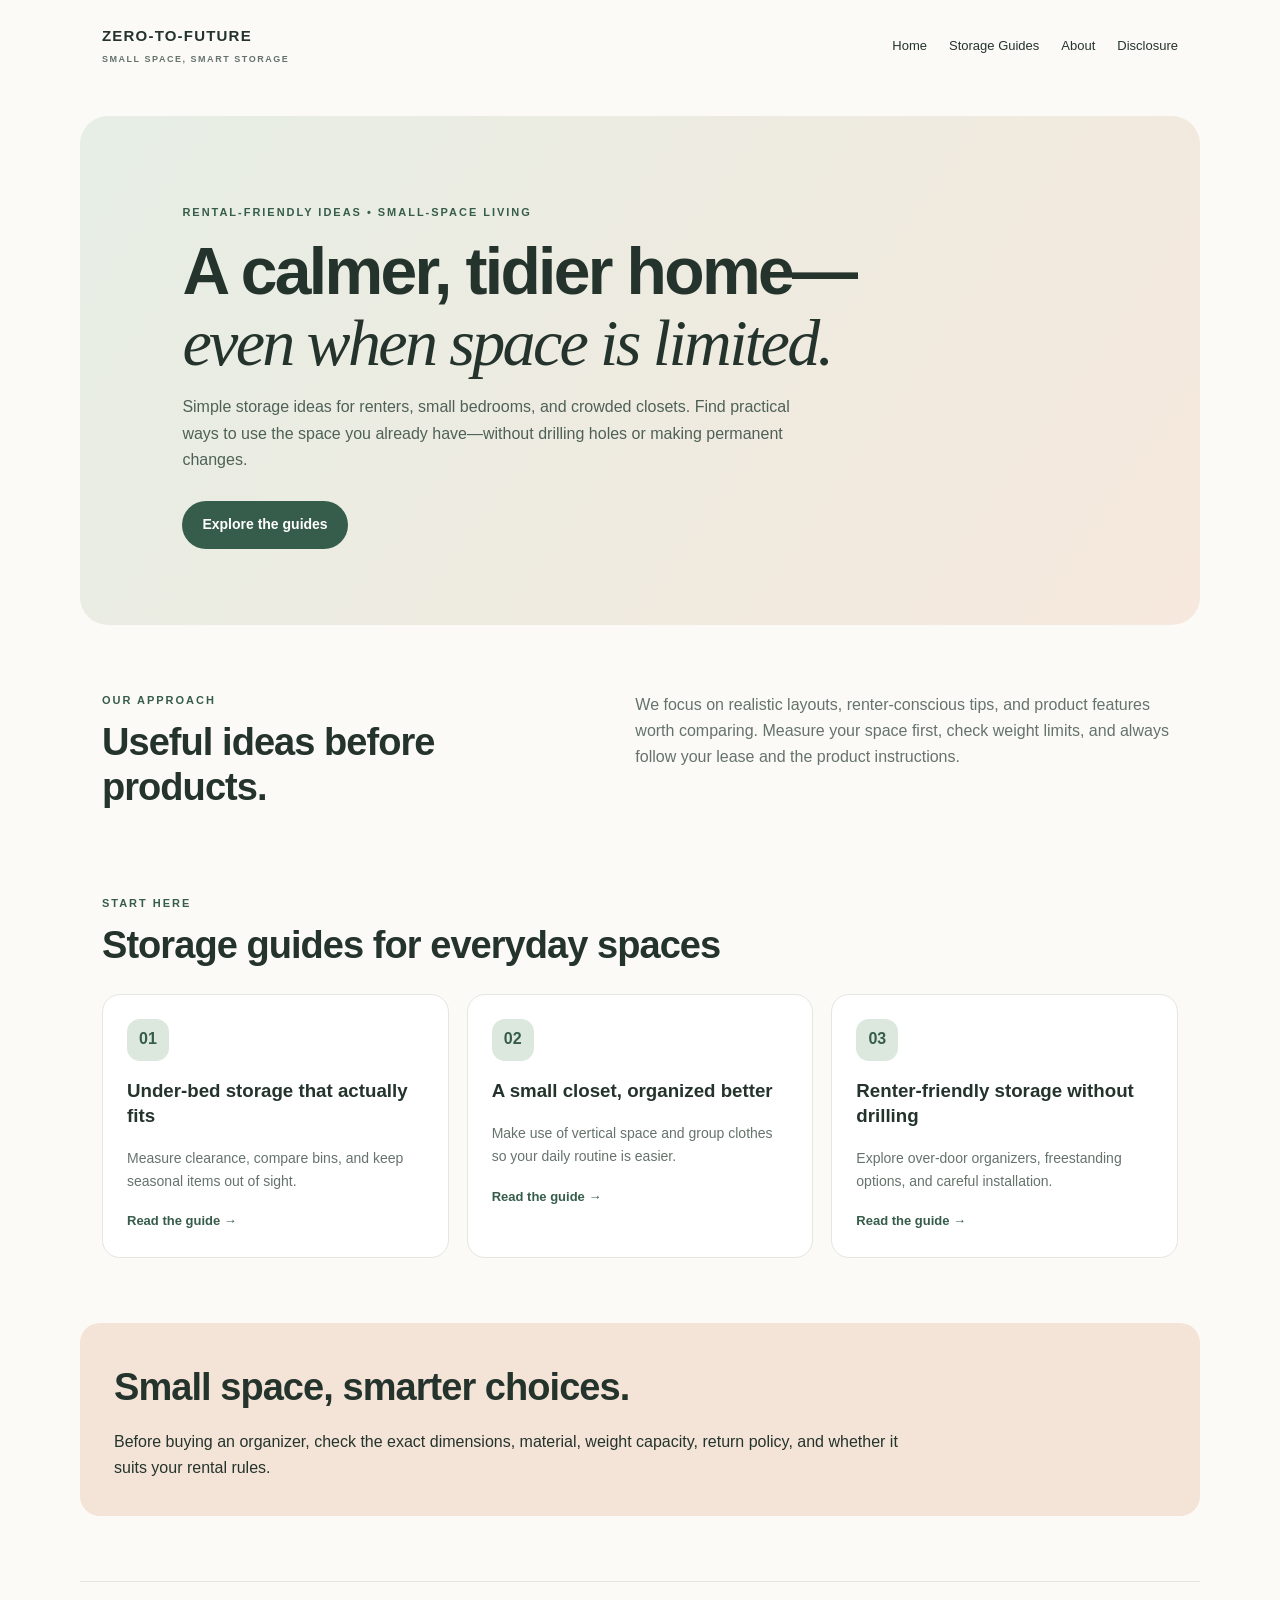
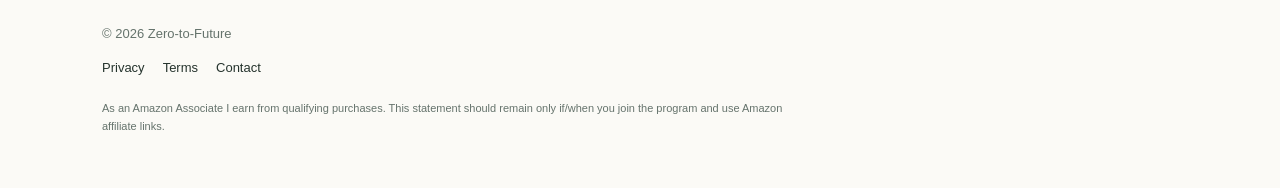
<file: index.html>
<!doctype html>
<html lang="en">
<head>
  <meta charset="utf-8">
  <meta name="viewport" content="width=device-width, initial-scale=1">
  <title>Small Space, Smart Storage | Zero-to-Future</title>
  <meta name="description" content="Practical renter-friendly storage ideas for small apartments, bedrooms, and closets. Make every inch work harder without damaging your rental.">
  <link rel="stylesheet" href="styles.css">
</head>
<body>
<header class="site-header">
  <a class="brand" href="index.html">ZERO-TO-FUTURE<span>SMALL SPACE, SMART STORAGE</span></a>
  <nav><a href="index.html">Home</a><a href="#guides">Storage Guides</a><a href="about.html">About</a><a href="disclosure.html">Disclosure</a></nav>
</header>
<main>
  <section class="hero">
    <p class="eyebrow">RENTAL-FRIENDLY IDEAS • SMALL-SPACE LIVING</p>
    <h1>A calmer, tidier home—<em>even when space is limited.</em></h1>
    <p>Simple storage ideas for renters, small bedrooms, and crowded closets. Find practical ways to use the space you already have—without drilling holes or making permanent changes.</p>
    <a class="button" href="#guides">Explore the guides</a>
  </section>
  <section class="intro">
    <div><p class="eyebrow">OUR APPROACH</p><h2>Useful ideas before products.</h2></div>
    <p>We focus on realistic layouts, renter-conscious tips, and product features worth comparing. Measure your space first, check weight limits, and always follow your lease and the product instructions.</p>
  </section>
  <section id="guides" class="guides">
    <p class="eyebrow">START HERE</p><h2>Storage guides for everyday spaces</h2>
    <div class="cards">
      <article class="guide-card"><div class="card-icon">01</div><h3><a href="articles/under-bed-storage.html">Under-bed storage that actually fits</a></h3><p>Measure clearance, compare bins, and keep seasonal items out of sight.</p><a class="text-link" href="articles/under-bed-storage.html">Read the guide →</a></article>
      <article class="guide-card"><div class="card-icon">02</div><h3><a href="articles/closet-organization.html">A small closet, organized better</a></h3><p>Make use of vertical space and group clothes so your daily routine is easier.</p><a class="text-link" href="articles/closet-organization.html">Read the guide →</a></article>
      <article class="guide-card"><div class="card-icon">03</div><h3><a href="articles/renter-friendly-storage.html">Renter-friendly storage without drilling</a></h3><p>Explore over-door organizers, freestanding options, and careful installation.</p><a class="text-link" href="articles/renter-friendly-storage.html">Read the guide →</a></article>
    </div>
  </section>
  <section class="note"><h2>Small space, smarter choices.</h2><p>Before buying an organizer, check the exact dimensions, material, weight capacity, return policy, and whether it suits your rental rules.</p></section>
</main>
<footer><p>© <span id="year">2026</span> Zero-to-Future</p><div><a href="privacy.html">Privacy</a><a href="terms.html">Terms</a><a href="contact.html">Contact</a></div><p class="small">As an Amazon Associate I earn from qualifying purchases. This statement should remain only if/when you join the program and use Amazon affiliate links.</p></footer>
</body></html>
</file>
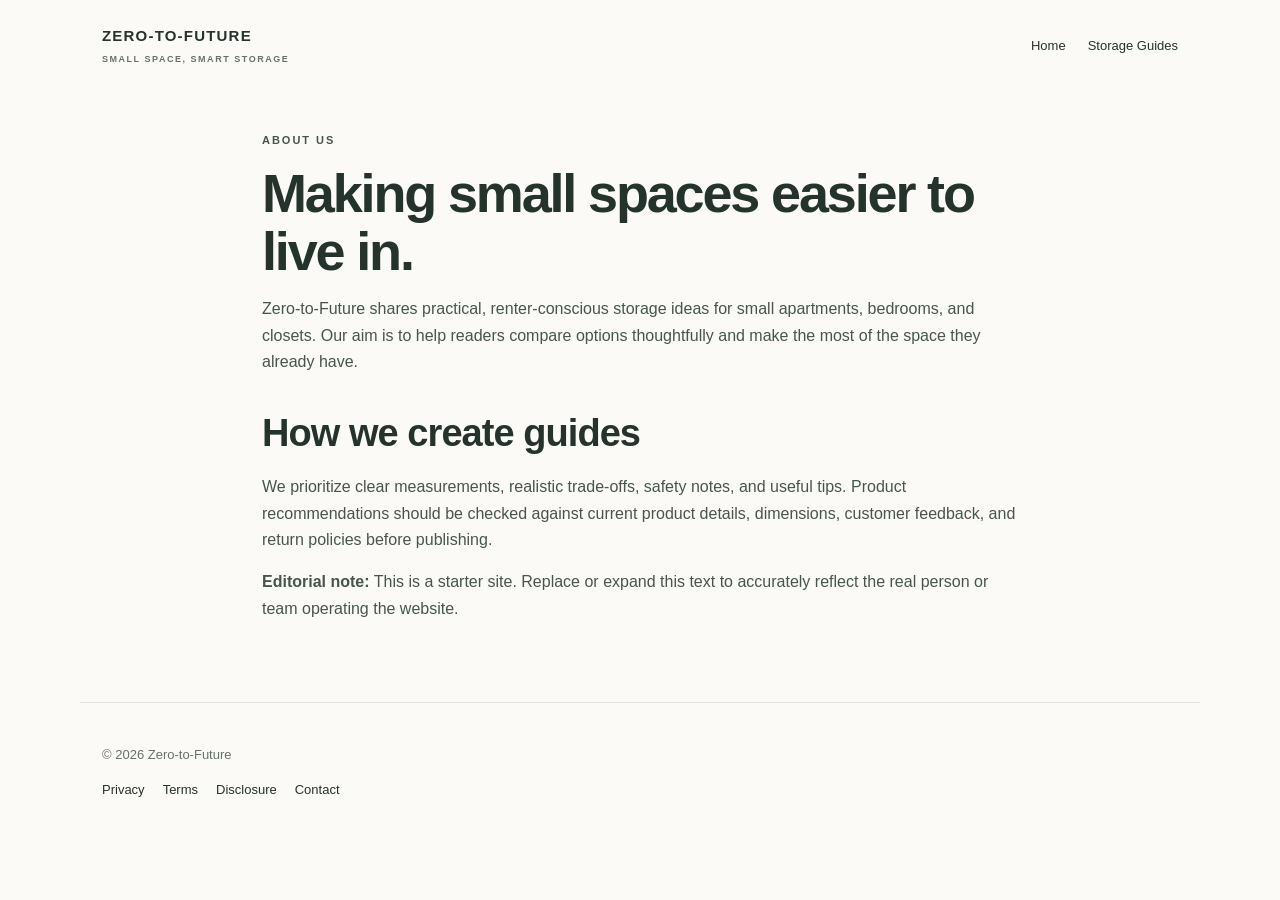
<file: about.html>
<!doctype html><html lang="en"><head><meta charset="utf-8"><meta name="viewport" content="width=device-width,initial-scale=1"><title>About | Zero-to-Future</title><link rel="stylesheet" href="styles.css"></head><body><header class="site-header"><a class="brand" href="index.html">ZERO-TO-FUTURE<span>SMALL SPACE, SMART STORAGE</span></a><nav><a href="index.html">Home</a><a href="index.html#guides">Storage Guides</a></nav></header><main class="article"><p class="eyebrow">ABOUT US</p><h1>Making small spaces easier to live in.</h1><p>Zero-to-Future shares practical, renter-conscious storage ideas for small apartments, bedrooms, and closets. Our aim is to help readers compare options thoughtfully and make the most of the space they already have.</p><h2>How we create guides</h2><p>We prioritize clear measurements, realistic trade-offs, safety notes, and useful tips. Product recommendations should be checked against current product details, dimensions, customer feedback, and return policies before publishing.</p><p><strong>Editorial note:</strong> This is a starter site. Replace or expand this text to accurately reflect the real person or team operating the website.</p></main><footer><p>© 2026 Zero-to-Future</p><div><a href="privacy.html">Privacy</a><a href="terms.html">Terms</a><a href="disclosure.html">Disclosure</a><a href="contact.html">Contact</a></div></footer></body></html>
</file>
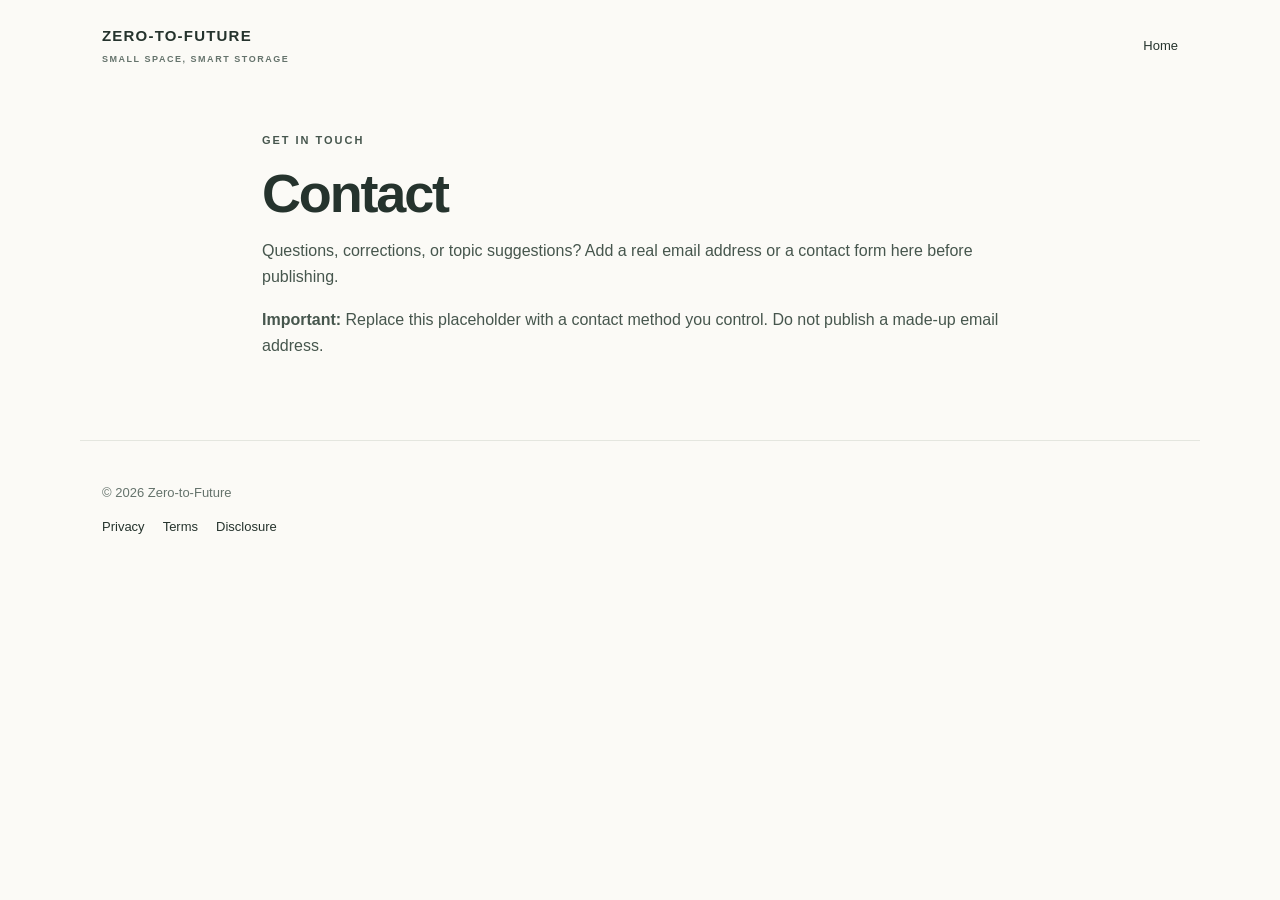
<file: contact.html>
<!doctype html><html lang="en"><head><meta charset="utf-8"><meta name="viewport" content="width=device-width,initial-scale=1"><title>Contact | Zero-to-Future</title><link rel="stylesheet" href="styles.css"></head><body><header class="site-header"><a class="brand" href="index.html">ZERO-TO-FUTURE<span>SMALL SPACE, SMART STORAGE</span></a><nav><a href="index.html">Home</a></nav></header><main class="article"><p class="eyebrow">GET IN TOUCH</p><h1>Contact</h1><p>Questions, corrections, or topic suggestions? Add a real email address or a contact form here before publishing.</p><p><strong>Important:</strong> Replace this placeholder with a contact method you control. Do not publish a made-up email address.</p></main><footer><p>© 2026 Zero-to-Future</p><div><a href="privacy.html">Privacy</a><a href="terms.html">Terms</a><a href="disclosure.html">Disclosure</a></div></footer></body></html>
</file>
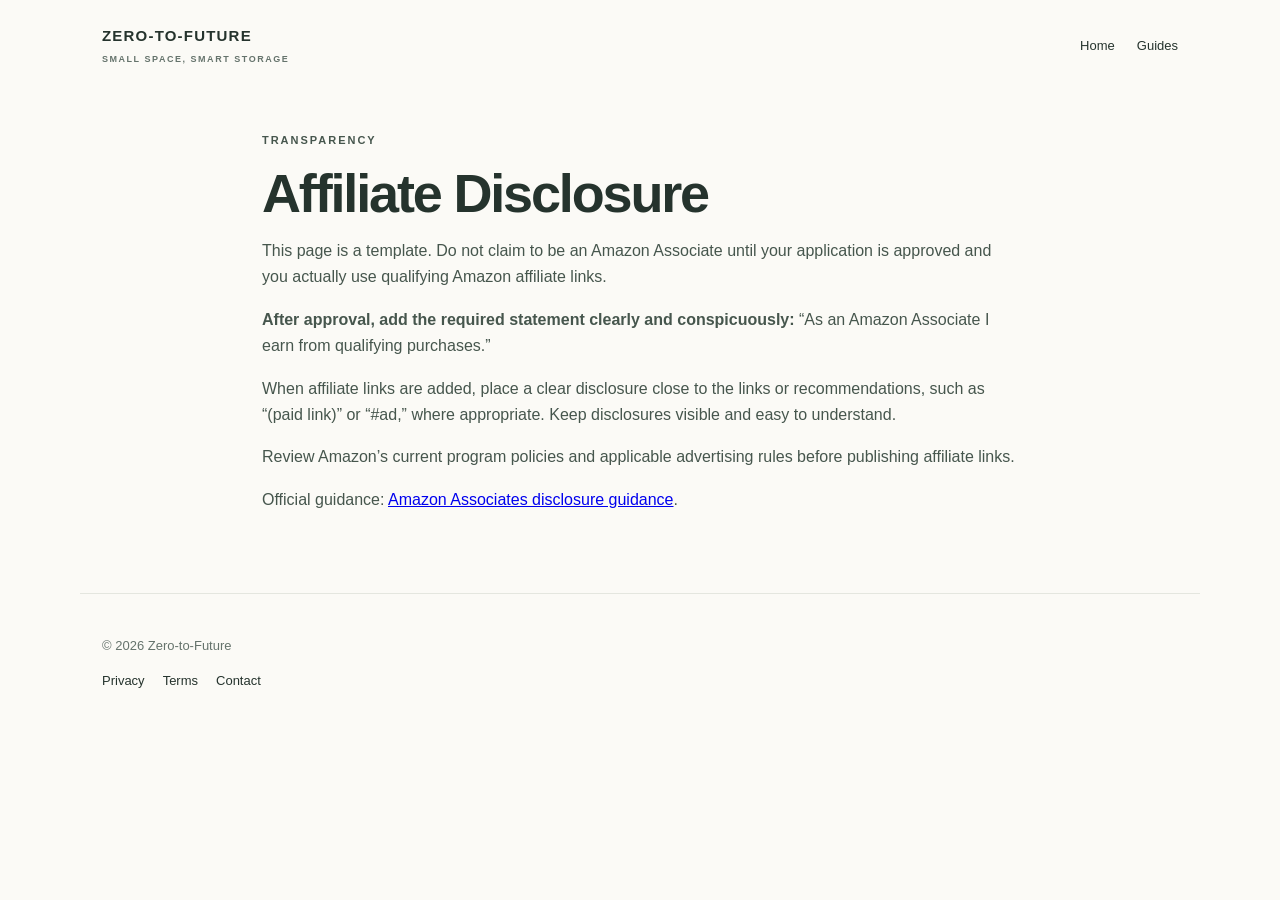
<file: disclosure.html>
<!doctype html><html lang="en"><head><meta charset="utf-8"><meta name="viewport" content="width=device-width,initial-scale=1"><title>Affiliate Disclosure | Zero-to-Future</title><link rel="stylesheet" href="styles.css"></head><body><header class="site-header"><a class="brand" href="index.html">ZERO-TO-FUTURE<span>SMALL SPACE, SMART STORAGE</span></a><nav><a href="index.html">Home</a><a href="index.html#guides">Guides</a></nav></header><main class="article"><p class="eyebrow">TRANSPARENCY</p><h1>Affiliate Disclosure</h1><p>This page is a template. Do not claim to be an Amazon Associate until your application is approved and you actually use qualifying Amazon affiliate links.</p><p><strong>After approval, add the required statement clearly and conspicuously:</strong> “As an Amazon Associate I earn from qualifying purchases.”</p><p>When affiliate links are added, place a clear disclosure close to the links or recommendations, such as “(paid link)” or “#ad,” where appropriate. Keep disclosures visible and easy to understand.</p><p>Review Amazon’s current program policies and applicable advertising rules before publishing affiliate links.</p><p>Official guidance: <a href="https://affiliate-program.amazon.com/help/node/topic/GHQNZAU6669EZS98">Amazon Associates disclosure guidance</a>.</p></main><footer><p>© 2026 Zero-to-Future</p><div><a href="privacy.html">Privacy</a><a href="terms.html">Terms</a><a href="contact.html">Contact</a></div></footer></body></html>
</file>
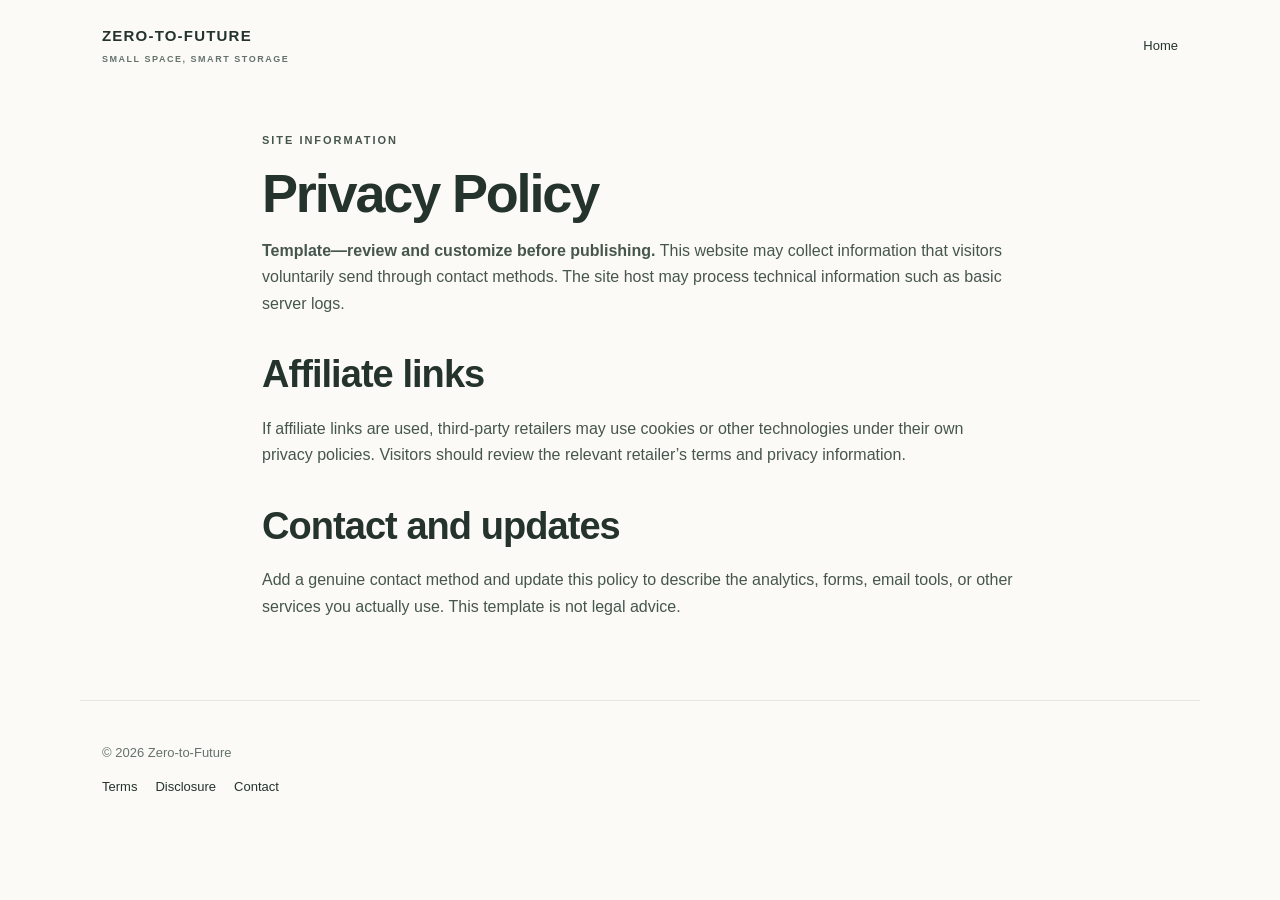
<file: privacy.html>
<!doctype html><html lang="en"><head><meta charset="utf-8"><meta name="viewport" content="width=device-width,initial-scale=1"><title>Privacy Policy | Zero-to-Future</title><link rel="stylesheet" href="styles.css"></head><body><header class="site-header"><a class="brand" href="index.html">ZERO-TO-FUTURE<span>SMALL SPACE, SMART STORAGE</span></a><nav><a href="index.html">Home</a></nav></header><main class="article"><p class="eyebrow">SITE INFORMATION</p><h1>Privacy Policy</h1><p><strong>Template—review and customize before publishing.</strong> This website may collect information that visitors voluntarily send through contact methods. The site host may process technical information such as basic server logs.</p><h2>Affiliate links</h2><p>If affiliate links are used, third-party retailers may use cookies or other technologies under their own privacy policies. Visitors should review the relevant retailer’s terms and privacy information.</p><h2>Contact and updates</h2><p>Add a genuine contact method and update this policy to describe the analytics, forms, email tools, or other services you actually use. This template is not legal advice.</p></main><footer><p>© 2026 Zero-to-Future</p><div><a href="terms.html">Terms</a><a href="disclosure.html">Disclosure</a><a href="contact.html">Contact</a></div></footer></body></html>
</file>
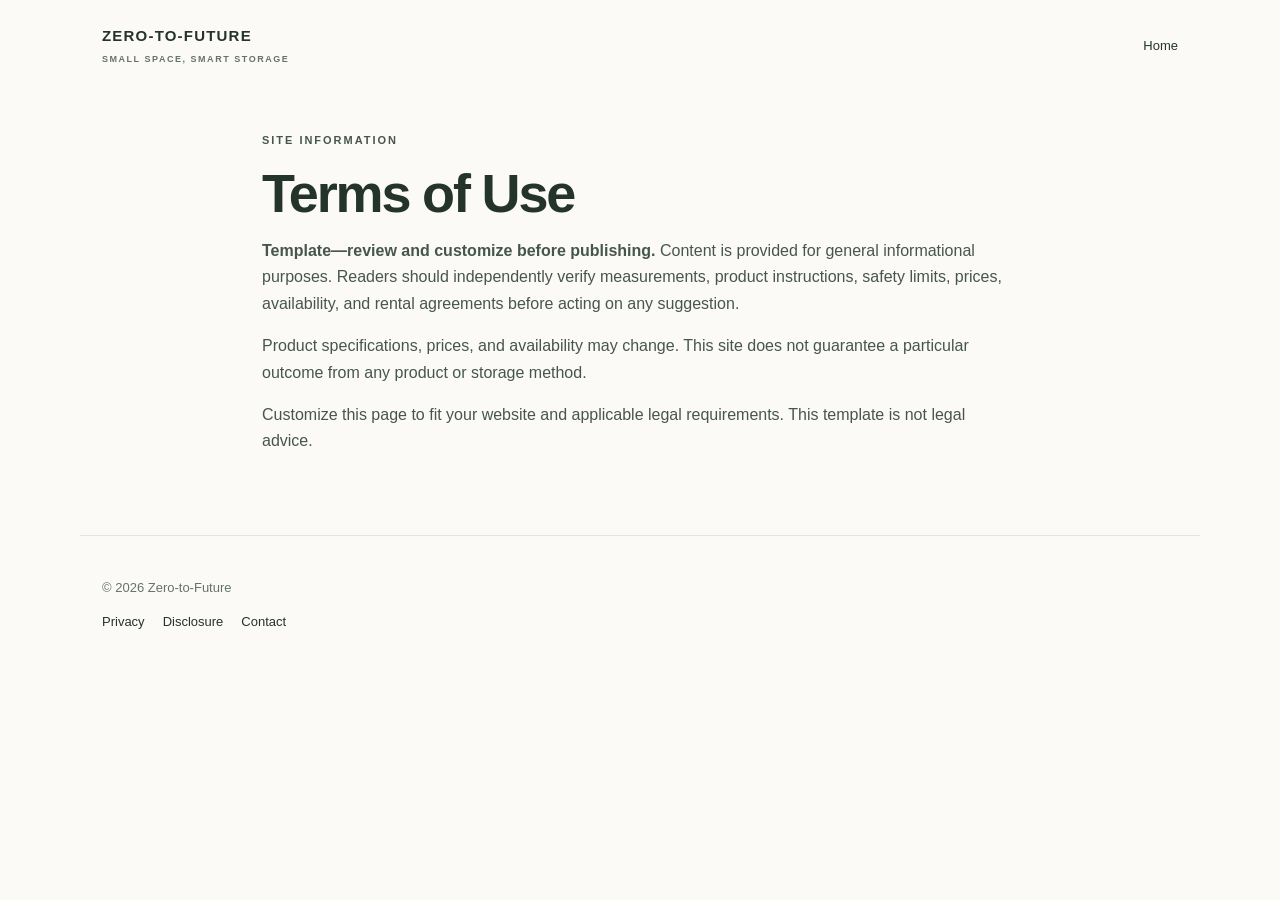
<file: terms.html>
<!doctype html><html lang="en"><head><meta charset="utf-8"><meta name="viewport" content="width=device-width,initial-scale=1"><title>Terms | Zero-to-Future</title><link rel="stylesheet" href="styles.css"></head><body><header class="site-header"><a class="brand" href="index.html">ZERO-TO-FUTURE<span>SMALL SPACE, SMART STORAGE</span></a><nav><a href="index.html">Home</a></nav></header><main class="article"><p class="eyebrow">SITE INFORMATION</p><h1>Terms of Use</h1><p><strong>Template—review and customize before publishing.</strong> Content is provided for general informational purposes. Readers should independently verify measurements, product instructions, safety limits, prices, availability, and rental agreements before acting on any suggestion.</p><p>Product specifications, prices, and availability may change. This site does not guarantee a particular outcome from any product or storage method.</p><p>Customize this page to fit your website and applicable legal requirements. This template is not legal advice.</p></main><footer><p>© 2026 Zero-to-Future</p><div><a href="privacy.html">Privacy</a><a href="disclosure.html">Disclosure</a><a href="contact.html">Contact</a></div></footer></body></html>
</file>
<file: styles.css>
:root{--ink:#25332d;--muted:#65736c;--paper:#fbfaf6;--sage:#dce8dd;--green:#365c4b;--peach:#f4e4d7;--line:#e4e6df}*{box-sizing:border-box}html{scroll-behavior:smooth}body{margin:0;background:var(--paper);color:var(--ink);font-family:Arial,Helvetica,sans-serif;line-height:1.65}.site-header{max-width:1120px;margin:auto;padding:24px 22px;display:flex;justify-content:space-between;align-items:center;gap:20px}.brand{font-weight:800;letter-spacing:.08em;text-decoration:none;color:var(--ink);font-size:15px}.brand span{display:block;font-size:9px;letter-spacing:.17em;color:var(--muted);margin-top:3px}.site-header nav{display:flex;gap:22px;flex-wrap:wrap}.site-header nav a,footer a{font-size:13px;color:var(--ink);text-decoration:none}.site-header nav a:hover,footer a:hover,.text-link:hover{text-decoration:underline}.hero{max-width:1120px;margin:25px auto 55px;padding:76px 8%;border-radius:28px;background:linear-gradient(125deg,#e6eee5,#f6e8dc);min-height:360px}.eyebrow{font-size:11px;letter-spacing:.18em;font-weight:700;color:var(--green)}h1{font-size:clamp(38px,6vw,66px);line-height:1.08;max-width:760px;letter-spacing:-.04em;margin:15px 0}h1 em{font-family:Georgia,serif;font-weight:400}h2{font-size:clamp(27px,4vw,38px);line-height:1.2;letter-spacing:-.025em;margin:8px 0 18px}h3{line-height:1.3}.hero>p:not(.eyebrow){max-width:630px;color:#4f6157}.button{display:inline-block;background:var(--green);color:#fff;padding:12px 20px;border-radius:999px;text-decoration:none;margin-top:12px;font-weight:700;font-size:14px}.intro,.guides,.note{max-width:1120px;margin:0 auto 65px;padding:0 22px}.intro{display:grid;grid-template-columns:1fr 1.1fr;gap:40px;align-items:start}.intro p:last-child{color:var(--muted);margin-top:12px}.cards{display:grid;grid-template-columns:repeat(3,1fr);gap:18px;margin-top:25px}.guide-card{background:#fff;border:1px solid var(--line);border-radius:18px;padding:24px}.card-icon{display:grid;place-items:center;width:42px;height:42px;border-radius:13px;background:var(--sage);color:var(--green);font-weight:800}.guide-card h3 a{color:var(--ink);text-decoration:none}.guide-card p{color:var(--muted);font-size:14px}.text-link{font-size:13px;font-weight:700;color:var(--green);text-decoration:none}.note{padding:34px;border-radius:20px;background:var(--peach)}.note p{margin-bottom:0;max-width:800px}footer{border-top:1px solid var(--line);max-width:1120px;margin:auto;padding:28px 22px 42px;color:var(--muted);font-size:13px}footer div{display:flex;gap:18px;flex-wrap:wrap}.small{font-size:11px;max-width:700px;margin-top:20px}.article{max-width:800px;margin:40px auto 80px;padding:0 22px}.article h1{font-size:clamp(36px,5vw,54px)}.article p,.article li{color:#46564d}.article h2{margin-top:35px}.article .notice{background:#eef3ec;padding:18px;border-radius:12px;font-size:14px}@media(max-width:700px){.site-header{align-items:flex-start;flex-direction:column}.site-header nav{gap:14px}.hero{margin:12px 14px 40px;padding:42px 25px}.intro{grid-template-columns:1fr;gap:0}.cards{grid-template-columns:1fr}.intro,.guides,.note{margin-bottom:42px}.note{margin-left:14px;margin-right:14px}}
</file>
